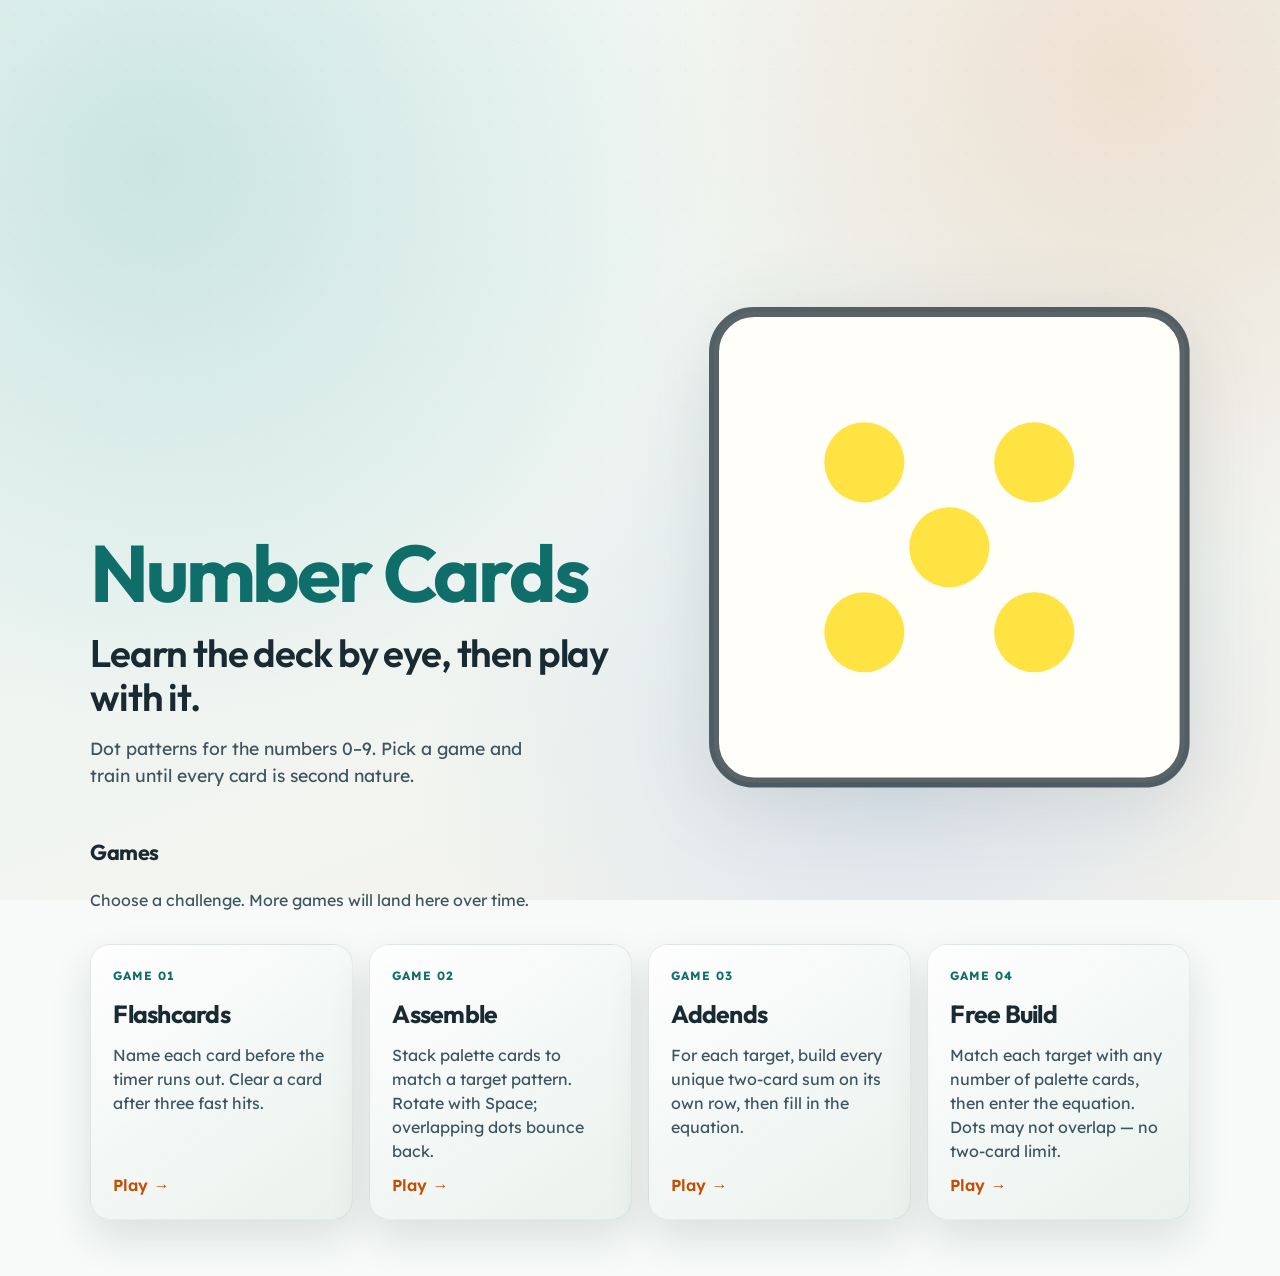
<file: web/index.html>
<!DOCTYPE html>
<html lang="en">
  <head>
    <meta charset="utf-8" />
    <meta name="viewport" content="width=device-width, initial-scale=1" />
    <title>Number Cards</title>
    <meta
      name="description"
      content="Practice the number-card deck with browser games and challenges."
    />
    <link rel="preconnect" href="https://fonts.googleapis.com" />
    <link rel="preconnect" href="https://fonts.gstatic.com" crossorigin />
    <link
      href="https://fonts.googleapis.com/css2?family=Lexend:wght@400;600;700&family=Outfit:wght@600;700&display=swap"
      rel="stylesheet"
    />
    <link rel="stylesheet" href="./css/style.css" />
  </head>
  <body>
    <main class="site-shell">
      <section class="hero" aria-label="Welcome">
        <div class="hero__copy">
          <p class="brand">Number Cards</p>
          <h2>Learn the deck by eye, then play with it.</h2>
          <p class="tagline">
            Dot patterns for the numbers 0–9. Pick a game and train until every
            card is second nature.
          </p>
        </div>
        <div class="hero__visual" aria-hidden="true" id="hero-card"></div>
      </section>

      <section class="menu" aria-labelledby="games-heading">
        <h2 class="menu__heading" id="games-heading">Games</h2>
        <p class="menu__hint">Choose a challenge. More games will land here over time.</p>
        <div class="game-grid">
          <a class="game-panel" href="./flashcards/">
            <p class="game-panel__eyebrow">Game 01</p>
            <h3 class="game-panel__title">Flashcards</h3>
            <p class="game-panel__blurb">
              Name each card before the timer runs out. Clear a card after three
              fast hits.
            </p>
            <span class="game-panel__cta">Play →</span>
          </a>
          <a class="game-panel" href="./assemble/">
            <p class="game-panel__eyebrow">Game 02</p>
            <h3 class="game-panel__title">Assemble</h3>
            <p class="game-panel__blurb">
              Stack palette cards to match a target pattern. Rotate with Space;
              overlapping dots bounce back.
            </p>
            <span class="game-panel__cta">Play →</span>
          </a>
          <a class="game-panel" href="./addends/">
            <p class="game-panel__eyebrow">Game 03</p>
            <h3 class="game-panel__title">Addends</h3>
            <p class="game-panel__blurb">
              For each target, build every unique two-card sum on its own row,
              then fill in the equation.
            </p>
            <span class="game-panel__cta">Play →</span>
          </a>
          <a class="game-panel" href="./free-build/">
            <p class="game-panel__eyebrow">Game 04</p>
            <h3 class="game-panel__title">Free Build</h3>
            <p class="game-panel__blurb">
              Match each target with any number of palette cards, then enter the
              equation. Dots may not overlap — no two-card limit.
            </p>
            <span class="game-panel__cta">Play →</span>
          </a>
        </div>
      </section>
    </main>
    <script type="module">
      import { renderCard } from "./js/cards.js";
      document
        .getElementById("hero-card")
        .appendChild(renderCard("5.1", { className: "hero-card" }));
    </script>
  </body>
</html>
</file>
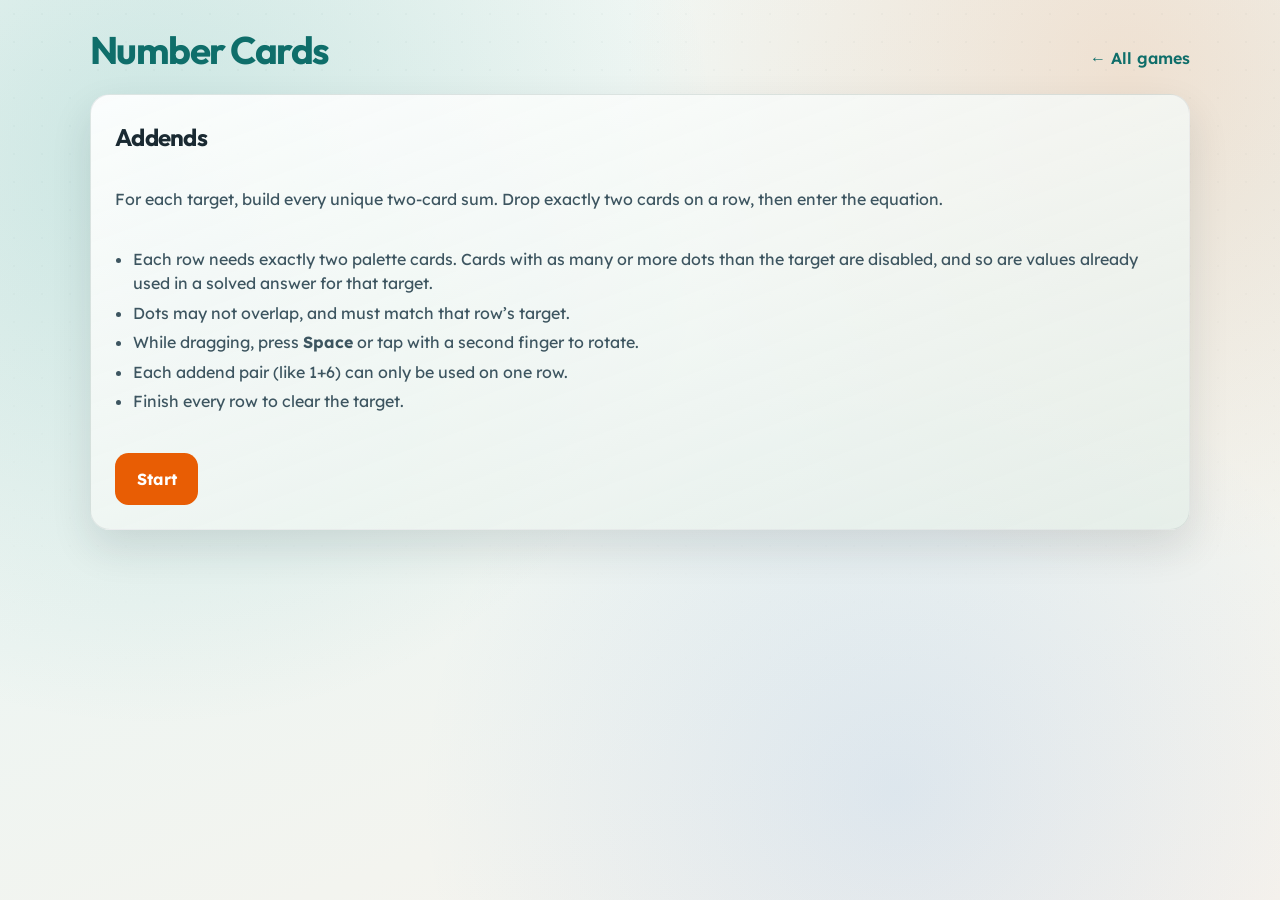
<file: web/addends/index.html>
<!DOCTYPE html>
<html lang="en">
  <head>
    <meta charset="utf-8" />
    <meta name="viewport" content="width=device-width, initial-scale=1" />
    <title>Addends · Number Cards</title>
    <meta
      name="description"
      content="Build every two-card addend pair for each target number card."
    />
    <link rel="preconnect" href="https://fonts.googleapis.com" />
    <link rel="preconnect" href="https://fonts.gstatic.com" crossorigin />
    <link
      href="https://fonts.googleapis.com/css2?family=Lexend:wght@400;600;700&family=Outfit:wght@600;700&display=swap"
      rel="stylesheet"
    />
    <link rel="stylesheet" href="../css/style.css" />
  </head>
  <body>
    <main class="site-shell">
      <header class="page-header">
        <p class="brand"><a href="../">Number Cards</a></p>
        <a class="back-link" href="../">← All games</a>
      </header>

      <section id="start-screen" class="screen panel">
        <h1>Addends</h1>
        <p>
          For each target, build every unique two-card sum. Drop exactly two
          cards on a row, then enter the equation.
        </p>
        <ul class="rules">
          <li>
            Each row needs exactly two palette cards. Cards with as many or
            more dots than the target are disabled, and so are values already
            used in a solved answer for that target.
          </li>
          <li>Dots may not overlap, and must match that row’s target.</li>
          <li>
            While dragging, press <strong>Space</strong> or tap with a second
            finger to rotate.
          </li>
          <li>Each addend pair (like 1+6) can only be used on one row.</li>
          <li>Finish every row to clear the target.</li>
        </ul>
        <div class="start-actions">
          <button type="button" class="btn" id="start-btn">Start</button>
        </div>
      </section>

      <section id="play-screen" class="screen" hidden>
        <div
          class="drag-coach"
          id="drag-coach"
          hidden
          role="dialog"
          aria-label="Drag two cards from the palette onto a build row"
        >
          <svg class="drag-coach__arrow" aria-hidden="true">
            <path
              class="drag-coach__path"
              id="drag-coach-path"
              fill="none"
              stroke="currentColor"
              stroke-width="10"
              stroke-linecap="round"
            />
            <path
              class="drag-coach__head"
              id="drag-coach-head"
              fill="none"
              stroke="currentColor"
              stroke-width="10"
              stroke-linecap="round"
              stroke-linejoin="round"
            />
          </svg>
        </div>

        <div class="assemble-layout addends-layout">
          <div class="assemble-side">
            <aside
              class="panel assemble-palette"
              aria-label="Palette cards 1 to 8"
            >
              <div class="palette-grid" id="palette"></div>
            </aside>
            <div class="space-hint" id="space-hint" hidden aria-hidden="true">
              <span class="space-hint__label">space / tap</span>
              <svg
                class="space-hint__icon"
                viewBox="0 0 24 24"
                aria-hidden="true"
              >
                <path
                  d="M21 12a9 9 0 1 1-9-9c2.52 0 4.93 1 6.74 2.74L21 8"
                  fill="none"
                  stroke="currentColor"
                  stroke-width="2"
                  stroke-linecap="round"
                  stroke-linejoin="round"
                />
                <path
                  d="M21 3v5h-5"
                  fill="none"
                  stroke="currentColor"
                  stroke-width="2"
                  stroke-linecap="round"
                  stroke-linejoin="round"
                />
              </svg>
            </div>
          </div>

          <div class="assemble-main">
            <div class="panel addends-board" id="addends-board">
              <p class="addends-prompt" id="addends-prompt" hidden></p>
              <div class="addends-rows" id="addends-rows"></div>
            </div>

            <section class="deck-tray" aria-label="Challenge deck progress">
              <div class="deck-row">
                <h2 class="assemble-label">To build</h2>
                <div
                  class="deck-grid"
                  id="pending-grid"
                  aria-label="Cards still to build"
                ></div>
              </div>
              <div class="deck-row">
                <h2 class="assemble-label">Completed</h2>
                <div
                  class="deck-grid"
                  id="completed-grid"
                  aria-label="Completed cards"
                ></div>
              </div>
            </section>
          </div>
        </div>
      </section>

      <section id="win-screen" class="screen panel" hidden>
        <h1>Deck cleared</h1>
        <p>You built every addend pair for every target.</p>
        <div class="win-actions">
          <button type="button" class="btn" id="again-btn">Play again</button>
        </div>
      </section>
    </main>
    <script type="module" src="../js/addends.js"></script>
  </body>
</html>
</file>
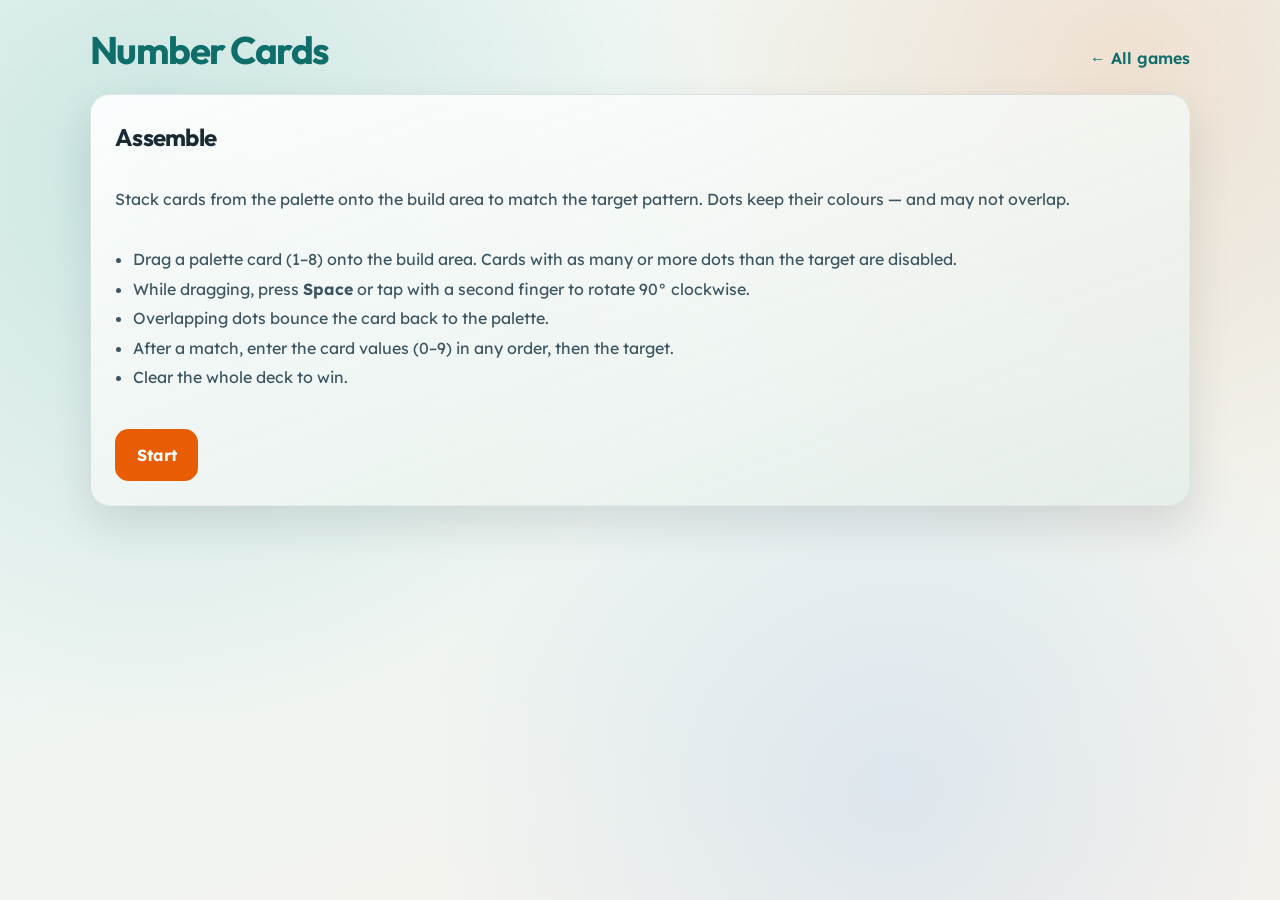
<file: web/assemble/index.html>
<!DOCTYPE html>
<html lang="en">
  <head>
    <meta charset="utf-8" />
    <meta name="viewport" content="width=device-width, initial-scale=1" />
    <title>Assemble · Number Cards</title>
    <meta
      name="description"
      content="Build target number cards by stacking palette cards without overlapping dots."
    />
    <link rel="preconnect" href="https://fonts.googleapis.com" />
    <link rel="preconnect" href="https://fonts.gstatic.com" crossorigin />
    <link
      href="https://fonts.googleapis.com/css2?family=Lexend:wght@400;600;700&family=Outfit:wght@600;700&display=swap"
      rel="stylesheet"
    />
    <link rel="stylesheet" href="../css/style.css" />
  </head>
  <body>
    <main class="site-shell">
      <header class="page-header">
        <p class="brand"><a href="../">Number Cards</a></p>
        <a class="back-link" href="../">← All games</a>
      </header>

      <section id="start-screen" class="screen panel">
        <h1>Assemble</h1>
        <p>
          Stack cards from the palette onto the build area to match the target
          pattern. Dots keep their colours — and may not overlap.
        </p>
        <ul class="rules">
          <li>
            Drag a palette card (1–8) onto the build area. Cards with as many
            or more dots than the target are disabled.
          </li>
          <li>
            While dragging, press <strong>Space</strong> or tap with a second
            finger to rotate 90° clockwise.
          </li>
          <li>Overlapping dots bounce the card back to the palette.</li>
          <li>
            After a match, enter the card values (0–9) in any order, then the
            target.
          </li>
          <li>Clear the whole deck to win.</li>
        </ul>
        <div class="start-actions">
          <button type="button" class="btn" id="start-btn">Start</button>
        </div>
      </section>

      <section id="play-screen" class="screen" hidden>
        <div
          class="drag-coach"
          id="drag-coach"
          hidden
          role="dialog"
          aria-label="Drag a card from the palette to the build area"
        >
          <svg class="drag-coach__arrow" aria-hidden="true">
            <path
              class="drag-coach__path"
              id="drag-coach-path"
              fill="none"
              stroke="currentColor"
              stroke-width="10"
              stroke-linecap="round"
            />
            <path
              class="drag-coach__head"
              id="drag-coach-head"
              fill="none"
              stroke="currentColor"
              stroke-width="10"
              stroke-linecap="round"
              stroke-linejoin="round"
            />
          </svg>
        </div>
        <div class="assemble-layout">
          <div class="assemble-side">
            <aside
              class="panel assemble-palette"
              aria-label="Palette cards 1 to 8"
            >
              <div class="palette-grid" id="palette"></div>
            </aside>

            <div class="space-hint" id="space-hint" hidden aria-hidden="true">
              <span class="space-hint__label">space / tap</span>
              <svg
                class="space-hint__icon"
                viewBox="0 0 24 24"
                aria-hidden="true"
              >
                <path
                  d="M21 12a9 9 0 1 1-9-9c2.52 0 4.93 1 6.74 2.74L21 8"
                  fill="none"
                  stroke="currentColor"
                  stroke-width="2"
                  stroke-linecap="round"
                  stroke-linejoin="round"
                />
                <path
                  d="M21 3v5h-5"
                  fill="none"
                  stroke="currentColor"
                  stroke-width="2"
                  stroke-linecap="round"
                  stroke-linejoin="round"
                />
              </svg>
            </div>
          </div>

          <div class="assemble-main">
            <div class="panel assemble-board">
              <div class="assemble-cards">
                <div class="assemble-slot">
                  <h2 class="assemble-label">Build</h2>
                  <div
                    class="card-slot"
                    id="build-slot"
                    data-drop="build"
                    aria-label="Build drop target"
                  >
                    <button
                      type="button"
                      class="build-clear"
                      id="clear-btn"
                      hidden
                      aria-label="Clear build"
                      title="Clear build"
                    >
                      <svg viewBox="0 0 24 24" aria-hidden="true">
                        <path
                          d="M4 7h16"
                          fill="none"
                          stroke="currentColor"
                          stroke-width="2"
                          stroke-linecap="round"
                        />
                        <path
                          d="M9 7V5a1 1 0 0 1 1-1h4a1 1 0 0 1 1 1v2"
                          fill="none"
                          stroke="currentColor"
                          stroke-width="2"
                          stroke-linecap="round"
                          stroke-linejoin="round"
                        />
                        <path
                          d="M7 7l1 12a1 1 0 0 0 1 1h6a1 1 0 0 0 1-1l1-12"
                          fill="none"
                          stroke="currentColor"
                          stroke-width="2"
                          stroke-linecap="round"
                          stroke-linejoin="round"
                        />
                        <path
                          d="M10 11v6M14 11v6"
                          fill="none"
                          stroke="currentColor"
                          stroke-width="2"
                          stroke-linecap="round"
                        />
                      </svg>
                    </button>
                    <div class="card-slot__mount" id="build-mount"></div>
                  </div>
                  <div
                    class="equation-build"
                    id="equation-build"
                    hidden
                    aria-label="Enter each build card value"
                  ></div>
                </div>
                <div class="assemble-slot">
                  <h2 class="assemble-label">Target</h2>
                  <div
                    class="card-slot card-slot--target"
                    aria-label="Target card"
                  >
                    <div class="card-slot__mount" id="target-mount"></div>
                  </div>
                  <div class="equation-target" id="equation-target" hidden>
                    <span class="equation-op" aria-hidden="true">=</span>
                    <input
                      class="equation-digit"
                      id="equation-target-input"
                      type="text"
                      inputmode="numeric"
                      maxlength="1"
                      pattern="[0-9]"
                      autocomplete="off"
                      aria-label="Target card value"
                    />
                  </div>
                </div>
              </div>
            </div>

            <section class="deck-tray" aria-label="Challenge deck progress">
              <div class="deck-row">
                <h2 class="assemble-label">To build</h2>
                <div
                  class="deck-grid"
                  id="pending-grid"
                  aria-label="Cards still to build"
                ></div>
              </div>
              <div class="deck-row">
                <h2 class="assemble-label">Completed</h2>
                <div
                  class="deck-grid"
                  id="completed-grid"
                  aria-label="Completed cards"
                ></div>
              </div>
            </section>
          </div>
        </div>
      </section>

      <section id="win-screen" class="screen panel" hidden>
        <h1>Deck cleared</h1>
        <p>You built every target pattern. Nice stacking.</p>
        <div class="win-actions">
          <button type="button" class="btn" id="again-btn">Play again</button>
        </div>
      </section>
    </main>
    <script type="module" src="../js/assemble.js"></script>
  </body>
</html>
</file>
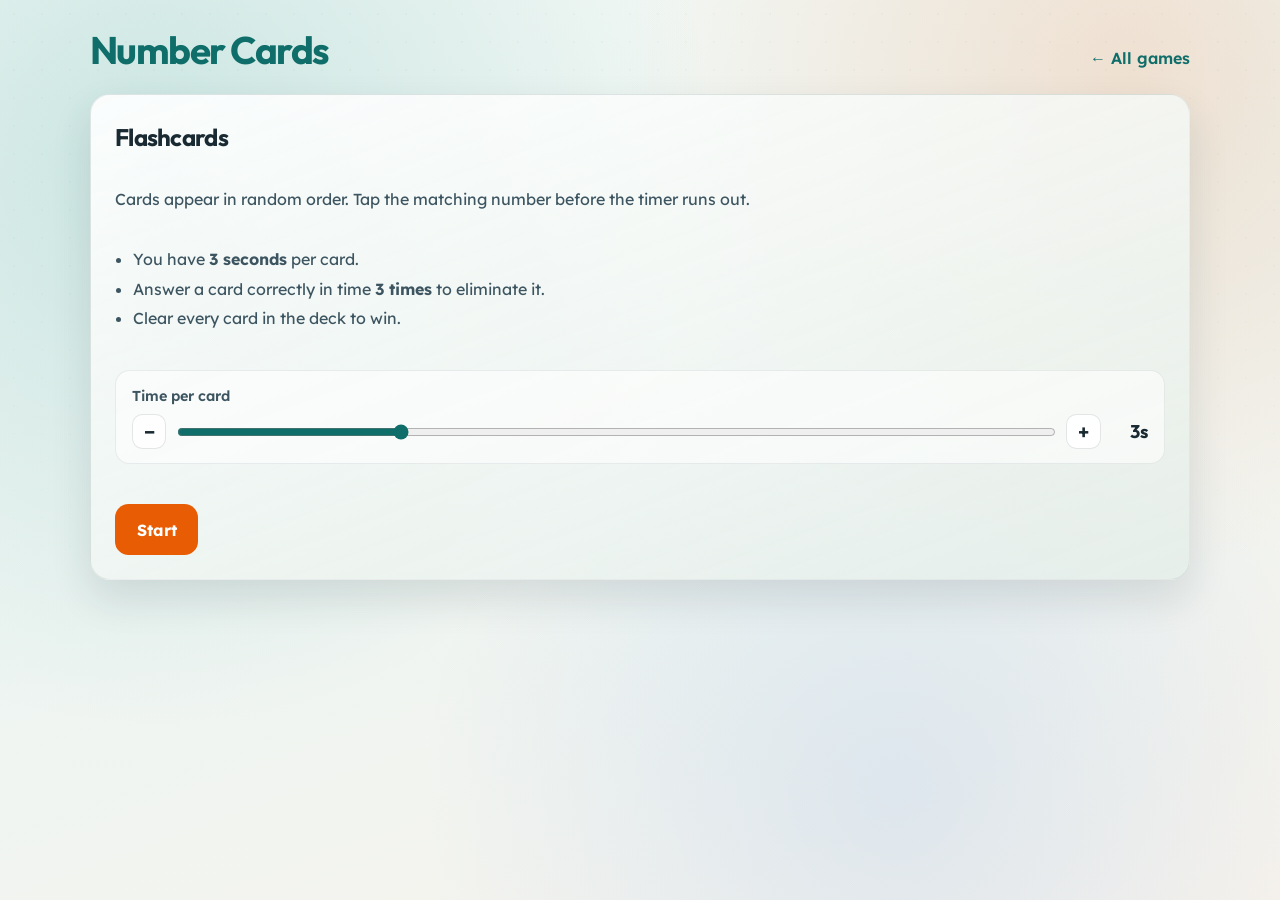
<file: web/flashcards/index.html>
<!DOCTYPE html>
<html lang="en">
  <head>
    <meta charset="utf-8" />
    <meta name="viewport" content="width=device-width, initial-scale=1" />
    <title>Flashcards · Number Cards</title>
    <meta
      name="description"
      content="Memorize number cards: answer 0–9 before the timer runs out to clear the deck."
    />
    <link rel="preconnect" href="https://fonts.googleapis.com" />
    <link rel="preconnect" href="https://fonts.gstatic.com" crossorigin />
    <link
      href="https://fonts.googleapis.com/css2?family=Lexend:wght@400;600;700&family=Outfit:wght@600;700&display=swap"
      rel="stylesheet"
    />
    <link rel="stylesheet" href="../css/style.css" />
  </head>
  <body>
    <main class="site-shell">
      <header class="page-header">
        <p class="brand"><a href="../">Number Cards</a></p>
        <a class="back-link" href="../">← All games</a>
      </header>

      <section id="start-screen" class="screen panel">
        <h1>Flashcards</h1>
        <p>
          Cards appear in random order. Tap the matching number before the timer
          runs out.
        </p>
        <ul class="rules">
          <li>
            You have
            <strong><span data-time-label>3</span> seconds</strong> per card.
          </li>
          <li>
            Answer a card correctly in time <strong>3 times</strong> to eliminate
            it.
          </li>
          <li>Clear every card in the deck to win.</li>
        </ul>
        <div class="time-control" data-time-control>
          <label class="time-control__label" for="time-limit">
            Time per card
          </label>
          <div class="time-control__row">
            <button
              type="button"
              class="time-control__btn"
              data-time-dec
              aria-label="Decrease time"
            >
              −
            </button>
            <input
              id="time-limit"
              class="time-control__input"
              type="range"
              min="1"
              max="9"
              step="1"
              value="3"
              aria-valuetext="3 seconds"
            />
            <button
              type="button"
              class="time-control__btn"
              data-time-inc
              aria-label="Increase time"
            >
              +
            </button>
            <span class="time-control__value"
              ><span data-time-label>3</span>s</span
            >
          </div>
        </div>
        <div class="start-actions">
          <button type="button" class="btn" id="start-btn">Start</button>
        </div>
      </section>

      <section id="play-screen" class="screen play-layout" hidden>
        <div class="panel stage" id="stage">
          <div class="card-mount" id="card-mount" aria-live="polite"></div>
          <div
            class="timer-track"
            id="timer-track"
            role="progressbar"
            aria-label="Time remaining"
            aria-valuemin="0"
            aria-valuemax="3"
          >
            <span class="timer-bar" id="timer-bar"></span>
          </div>
          <p class="feedback" id="feedback" aria-live="assertive"></p>
          <div
            class="answer-pad"
            id="answer-pad"
            role="group"
            aria-label="Number answers 0 through 9"
          ></div>
        </div>

        <aside class="panel hud" aria-label="Deck progress">
          <p class="hud__stat">
            Cards left<br />
            <strong id="remaining-count">17</strong>
          </p>
          <div class="time-control time-control--compact" data-time-control>
            <label class="time-control__label" for="time-limit-play">
              Time per card
            </label>
            <div class="time-control__row">
              <button
                type="button"
                class="time-control__btn"
                data-time-dec
                aria-label="Decrease time"
              >
                −
              </button>
              <input
                id="time-limit-play"
                class="time-control__input"
                type="range"
                min="1"
                max="9"
                step="1"
                value="3"
                aria-valuetext="3 seconds"
              />
              <button
                type="button"
                class="time-control__btn"
                data-time-inc
                aria-label="Increase time"
              >
                +
              </button>
              <span class="time-control__value"
                ><span data-time-label>3</span>s</span
              >
            </div>
          </div>
          <p class="hud__stat">Progress to clear (3 fast hits each)</p>
          <ul class="progress-list" id="progress-list"></ul>
        </aside>
      </section>

      <section id="win-screen" class="screen panel" hidden>
        <h1>Deck cleared</h1>
        <p>You named every card fast enough three times. Nice work.</p>
        <div class="win-actions">
          <button type="button" class="btn" id="again-btn">Play again</button>
        </div>
      </section>
    </main>
    <script type="module" src="../js/flashcards.js"></script>
  </body>
</html>
</file>
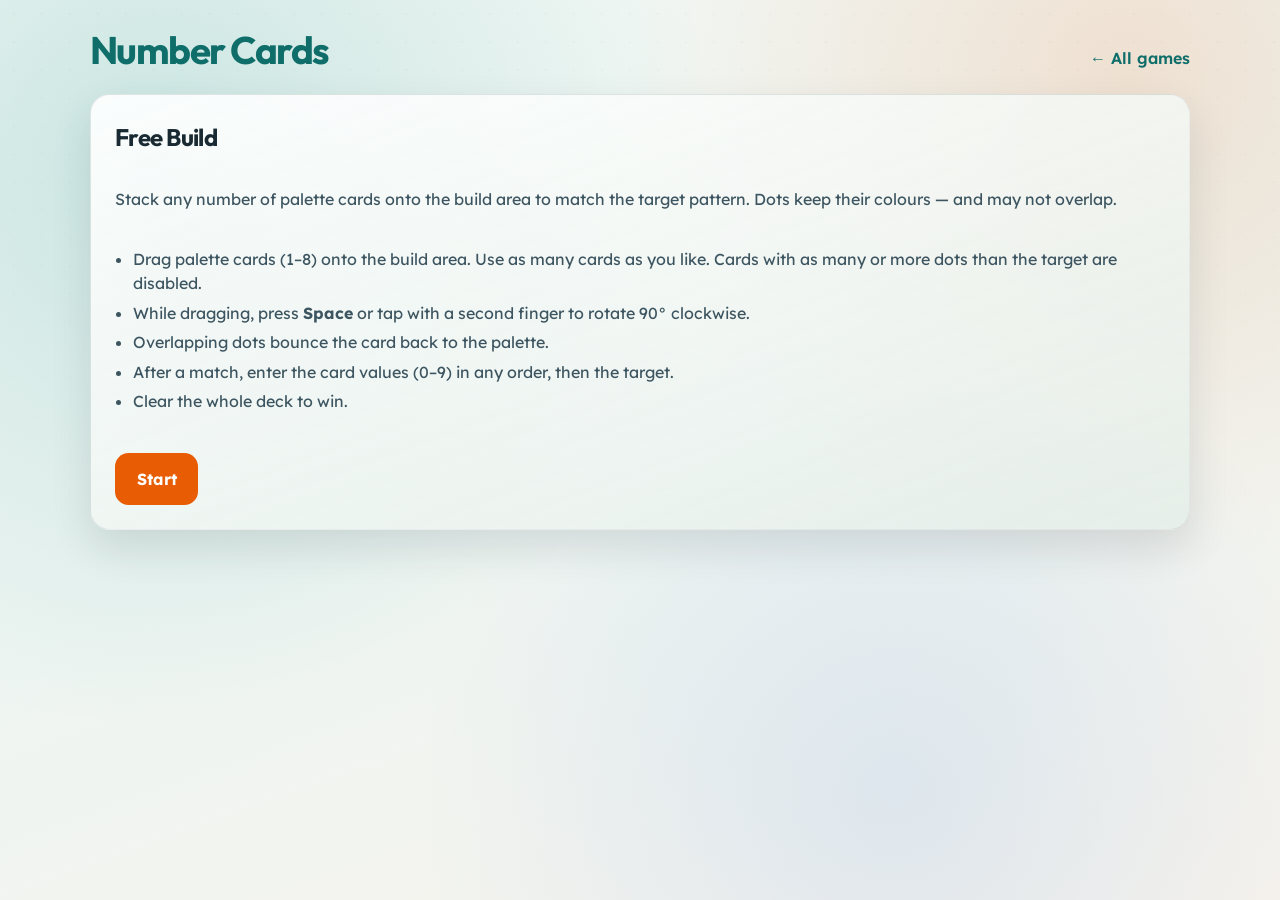
<file: web/free-build/index.html>
<!DOCTYPE html>
<html lang="en">
  <head>
    <meta charset="utf-8" />
    <meta name="viewport" content="width=device-width, initial-scale=1" />
    <title>Free Build · Number Cards</title>
    <meta
      name="description"
      content="Build target number cards with any number of palette cards, as long as dots do not overlap."
    />
    <link rel="preconnect" href="https://fonts.googleapis.com" />
    <link rel="preconnect" href="https://fonts.gstatic.com" crossorigin />
    <link
      href="https://fonts.googleapis.com/css2?family=Lexend:wght@400;600;700&family=Outfit:wght@600;700&display=swap"
      rel="stylesheet"
    />
    <link rel="stylesheet" href="../css/style.css" />
  </head>
  <body>
    <main class="site-shell">
      <header class="page-header">
        <p class="brand"><a href="../">Number Cards</a></p>
        <a class="back-link" href="../">← All games</a>
      </header>

      <section id="start-screen" class="screen panel">
        <h1>Free Build</h1>
        <p>
          Stack any number of palette cards onto the build area to match the
          target pattern. Dots keep their colours — and may not overlap.
        </p>
        <ul class="rules">
          <li>
            Drag palette cards (1–8) onto the build area. Use as many cards as
            you like. Cards with as many or more dots than the target are
            disabled.
          </li>
          <li>
            While dragging, press <strong>Space</strong> or tap with a second
            finger to rotate 90° clockwise.
          </li>
          <li>Overlapping dots bounce the card back to the palette.</li>
          <li>
            After a match, enter the card values (0–9) in any order, then the
            target.
          </li>
          <li>Clear the whole deck to win.</li>
        </ul>
        <div class="start-actions">
          <button type="button" class="btn" id="start-btn">Start</button>
        </div>
      </section>

      <section id="play-screen" class="screen" hidden>
        <div
          class="drag-coach"
          id="drag-coach"
          hidden
          role="dialog"
          aria-label="Drag a card from the palette to the build area"
        >
          <svg class="drag-coach__arrow" aria-hidden="true">
            <path
              class="drag-coach__path"
              id="drag-coach-path"
              fill="none"
              stroke="currentColor"
              stroke-width="10"
              stroke-linecap="round"
            />
            <path
              class="drag-coach__head"
              id="drag-coach-head"
              fill="none"
              stroke="currentColor"
              stroke-width="10"
              stroke-linecap="round"
              stroke-linejoin="round"
            />
          </svg>
        </div>
        <div class="assemble-layout">
          <div class="assemble-side">
            <aside
              class="panel assemble-palette"
              aria-label="Palette cards 1 to 8"
            >
              <div class="palette-grid" id="palette"></div>
            </aside>

            <div class="space-hint" id="space-hint" hidden aria-hidden="true">
              <span class="space-hint__label">space / tap</span>
              <svg
                class="space-hint__icon"
                viewBox="0 0 24 24"
                aria-hidden="true"
              >
                <path
                  d="M21 12a9 9 0 1 1-9-9c2.52 0 4.93 1 6.74 2.74L21 8"
                  fill="none"
                  stroke="currentColor"
                  stroke-width="2"
                  stroke-linecap="round"
                  stroke-linejoin="round"
                />
                <path
                  d="M21 3v5h-5"
                  fill="none"
                  stroke="currentColor"
                  stroke-width="2"
                  stroke-linecap="round"
                  stroke-linejoin="round"
                />
              </svg>
            </div>
          </div>

          <div class="assemble-main">
            <div class="panel assemble-board">
              <div class="assemble-cards">
                <div class="assemble-slot">
                  <h2 class="assemble-label">Build</h2>
                  <div
                    class="card-slot"
                    id="build-slot"
                    data-drop="build"
                    aria-label="Build drop target"
                  >
                    <button
                      type="button"
                      class="build-clear"
                      id="clear-btn"
                      hidden
                      aria-label="Clear build"
                      title="Clear build"
                    >
                      <svg viewBox="0 0 24 24" aria-hidden="true">
                        <path
                          d="M4 7h16"
                          fill="none"
                          stroke="currentColor"
                          stroke-width="2"
                          stroke-linecap="round"
                        />
                        <path
                          d="M9 7V5a1 1 0 0 1 1-1h4a1 1 0 0 1 1 1v2"
                          fill="none"
                          stroke="currentColor"
                          stroke-width="2"
                          stroke-linecap="round"
                          stroke-linejoin="round"
                        />
                        <path
                          d="M7 7l1 12a1 1 0 0 0 1 1h6a1 1 0 0 0 1-1l1-12"
                          fill="none"
                          stroke="currentColor"
                          stroke-width="2"
                          stroke-linecap="round"
                          stroke-linejoin="round"
                        />
                        <path
                          d="M10 11v6M14 11v6"
                          fill="none"
                          stroke="currentColor"
                          stroke-width="2"
                          stroke-linecap="round"
                        />
                      </svg>
                    </button>
                    <div class="card-slot__mount" id="build-mount"></div>
                  </div>
                  <div
                    class="equation-build"
                    id="equation-build"
                    hidden
                    aria-label="Enter each build card value"
                  ></div>
                </div>
                <div class="assemble-slot">
                  <h2 class="assemble-label">Target</h2>
                  <div
                    class="card-slot card-slot--target"
                    aria-label="Target card"
                  >
                    <div class="card-slot__mount" id="target-mount"></div>
                  </div>
                  <div class="equation-target" id="equation-target" hidden>
                    <span class="equation-op" aria-hidden="true">=</span>
                    <input
                      class="equation-digit"
                      id="equation-target-input"
                      type="text"
                      inputmode="numeric"
                      maxlength="1"
                      pattern="[0-9]"
                      autocomplete="off"
                      aria-label="Target card value"
                    />
                  </div>
                </div>
              </div>
            </div>

            <section class="deck-tray" aria-label="Challenge deck progress">
              <div class="deck-row">
                <h2 class="assemble-label">To build</h2>
                <div
                  class="deck-grid"
                  id="pending-grid"
                  aria-label="Cards still to build"
                ></div>
              </div>
              <div class="deck-row">
                <h2 class="assemble-label">Completed</h2>
                <div
                  class="deck-grid"
                  id="completed-grid"
                  aria-label="Completed cards"
                ></div>
              </div>
            </section>
          </div>
        </div>
      </section>

      <section id="win-screen" class="screen panel" hidden>
        <h1>Deck cleared</h1>
        <p>You built every target pattern. Nice stacking.</p>
        <div class="win-actions">
          <button type="button" class="btn" id="again-btn">Play again</button>
        </div>
      </section>
    </main>
    <script type="module" src="../js/freebuild.js"></script>
  </body>
</html>
</file>
<file: web/css/style.css>
:root {
  --ink: #1a2a32;
  --ink-soft: #3d5560;
  --paper: #f7faf8;
  --paper-deep: #e4eee8;
  --sea: #0f6e6a;
  --sea-bright: #14918b;
  --coral: #e85d04;
  --coral-deep: #c44d03;
  --mist: rgba(15, 110, 106, 0.12);
  --shadow: 0 18px 40px rgba(26, 42, 50, 0.12);
  --radius-panel: 1.25rem;
  --font-display: "Outfit", "Avenir Next", sans-serif;
  --font-body: "Lexend", "Segoe UI", sans-serif;
  --ease-out: cubic-bezier(0.22, 1, 0.36, 1);
}

*,
*::before,
*::after {
  box-sizing: border-box;
}

html {
  color: var(--ink);
  background: var(--paper);
  font-family: var(--font-body);
  line-height: 1.5;
}

body {
  margin: 0;
  min-height: 100vh;
  background:
    radial-gradient(circle at 12% 18%, rgba(20, 145, 139, 0.18), transparent 42%),
    radial-gradient(circle at 88% 8%, rgba(232, 93, 4, 0.14), transparent 36%),
    radial-gradient(circle at 70% 88%, rgba(16, 113, 229, 0.1), transparent 40%),
    linear-gradient(160deg, #f4f9f6 0%, #eef5f2 48%, #f8f3ec 100%);
  background-attachment: fixed;
}

body::before {
  content: "";
  position: fixed;
  inset: 0;
  pointer-events: none;
  opacity: 0.35;
  background-image: radial-gradient(circle, rgba(26, 42, 50, 0.14) 1.1px, transparent 1.2px);
  background-size: 28px 28px;
  mask-image: linear-gradient(180deg, rgba(0, 0, 0, 0.55), transparent 85%);
}

a {
  color: inherit;
}

.site-shell {
  position: relative;
  z-index: 1;
  width: min(1100px, calc(100% - 2rem));
  margin: 0 auto;
  padding: 2rem 0 3.5rem;
}

.brand {
  display: inline-block;
  margin: 0;
  font-family: var(--font-display);
  font-weight: 700;
  font-size: clamp(2.75rem, 8vw, 5rem);
  letter-spacing: -0.04em;
  line-height: 0.95;
  color: var(--sea);
}

.brand a {
  text-decoration: none;
}

.brand a:hover,
.brand a:focus-visible {
  color: var(--sea-bright);
}

.tagline {
  margin: 1rem 0 0;
  max-width: 28rem;
  color: var(--ink-soft);
  font-size: 1.1rem;
}

.hero {
  display: grid;
  gap: 2rem;
  align-items: end;
  padding: 1rem 0 2.5rem;
}

@media (min-width: 800px) {
  .hero {
    grid-template-columns: 1.1fr 0.9fr;
    min-height: calc(100vh - 6rem);
    padding-bottom: 3rem;
  }
}

.hero__copy h2 {
  margin: 1.25rem 0 0;
  font-family: var(--font-display);
  font-size: clamp(1.6rem, 3.5vw, 2.4rem);
  font-weight: 600;
  letter-spacing: -0.03em;
  line-height: 1.15;
}

.hero__visual {
  display: grid;
  place-items: center;
  animation: float-card 5s var(--ease-out) infinite alternate;
}

.hero-card {
  width: min(280px, 70vw);
  filter: drop-shadow(var(--shadow));
}

.menu {
  display: grid;
  gap: 1rem;
}

.menu__heading {
  margin: 0 0 0.25rem;
  font-family: var(--font-display);
  font-size: 1.35rem;
  letter-spacing: -0.02em;
}

.menu__hint {
  margin: 0 0 1rem;
  color: var(--ink-soft);
}

.game-grid {
  display: grid;
  gap: 1rem;
  grid-template-columns: repeat(auto-fit, minmax(240px, 1fr));
}

.game-panel {
  display: flex;
  flex-direction: column;
  gap: 0.65rem;
  min-height: 11rem;
  padding: 1.35rem 1.4rem;
  border: 1px solid rgba(26, 42, 50, 0.08);
  border-radius: var(--radius-panel);
  background:
    linear-gradient(145deg, rgba(255, 255, 255, 0.82), rgba(228, 238, 232, 0.72));
  text-decoration: none;
  box-shadow: var(--shadow);
  transition:
    transform 220ms var(--ease-out),
    border-color 220ms var(--ease-out),
    background 220ms var(--ease-out);
}

.game-panel:hover,
.game-panel:focus-visible {
  transform: translateY(-4px);
  border-color: rgba(15, 110, 106, 0.35);
  outline: none;
}

.game-panel[aria-disabled="true"] {
  opacity: 0.55;
  pointer-events: none;
  box-shadow: none;
}

.game-panel__eyebrow {
  margin: 0;
  color: var(--sea);
  font-size: 0.75rem;
  font-weight: 700;
  letter-spacing: 0.08em;
  text-transform: uppercase;
}

.game-panel__title {
  margin: 0;
  font-family: var(--font-display);
  font-size: 1.55rem;
  letter-spacing: -0.03em;
}

.game-panel__blurb {
  margin: 0;
  color: var(--ink-soft);
  flex: 1;
}

.game-panel__cta {
  color: var(--coral-deep);
  font-weight: 600;
}

.page-header {
  display: flex;
  flex-wrap: wrap;
  gap: 1rem;
  align-items: baseline;
  justify-content: space-between;
  margin-bottom: 1.5rem;
}

.page-header .brand {
  font-size: clamp(1.8rem, 4vw, 2.4rem);
}

.back-link {
  color: var(--sea);
  font-weight: 600;
  text-decoration: none;
}

.back-link:hover,
.back-link:focus-visible {
  text-decoration: underline;
}

.screen {
  display: grid;
  gap: 1.25rem;
}

.screen[hidden] {
  display: none !important;
}

.panel {
  padding: 1.5rem;
  border-radius: var(--radius-panel);
  background:
    linear-gradient(160deg, rgba(255, 255, 255, 0.9), rgba(228, 238, 232, 0.78));
  border: 1px solid rgba(26, 42, 50, 0.08);
  box-shadow: var(--shadow);
}

.panel h1,
.panel h2 {
  margin: 0;
  font-family: var(--font-display);
  letter-spacing: -0.03em;
}

.panel p {
  margin: 0.75rem 0 0;
  color: var(--ink-soft);
}

.btn {
  appearance: none;
  border: 0;
  border-radius: 0.85rem;
  padding: 0.85rem 1.35rem;
  background: var(--coral);
  color: #fff;
  font: inherit;
  font-weight: 700;
  cursor: pointer;
  transition:
    transform 180ms var(--ease-out),
    background 180ms var(--ease-out);
}

.btn:hover,
.btn:focus-visible {
  background: var(--coral-deep);
  transform: translateY(-2px);
  outline: none;
}

.btn:active {
  transform: translateY(0);
}

.start-actions,
.win-actions {
  margin-top: 1.25rem;
}

.time-control {
  margin-top: 1.25rem;
  padding: 0.9rem 1rem;
  border-radius: 0.9rem;
  background: rgba(255, 255, 255, 0.55);
  border: 1px solid rgba(26, 42, 50, 0.08);
}

.time-control--compact {
  margin-top: 0;
}

.time-control__label {
  display: block;
  margin-bottom: 0.45rem;
  color: var(--ink-soft);
  font-size: 0.9rem;
  font-weight: 600;
}

.time-control__row {
  display: flex;
  align-items: center;
  gap: 0.55rem;
}

.time-control__btn {
  appearance: none;
  flex: 0 0 auto;
  width: 2.15rem;
  height: 2.15rem;
  border: 1px solid rgba(26, 42, 50, 0.12);
  border-radius: 0.65rem;
  background: rgba(255, 255, 255, 0.9);
  color: var(--ink);
  font-family: var(--font-display);
  font-size: 1.25rem;
  font-weight: 700;
  line-height: 1;
  cursor: pointer;
}

.time-control__btn:hover:not(:disabled),
.time-control__btn:focus-visible:not(:disabled) {
  border-color: rgba(15, 110, 106, 0.45);
  outline: none;
}

.time-control__btn:disabled {
  opacity: 0.4;
  cursor: not-allowed;
}

.time-control__input {
  flex: 1 1 auto;
  accent-color: var(--sea);
  min-width: 0;
}

.time-control__value {
  flex: 0 0 auto;
  min-width: 2.4rem;
  font-family: var(--font-display);
  font-size: 1.15rem;
  font-weight: 700;
  text-align: right;
}

.play-layout {
  display: grid;
  gap: 1.25rem;
}

@media (min-width: 900px) {
  .play-layout {
    grid-template-columns: minmax(0, 1.4fr) minmax(240px, 0.8fr);
    align-items: start;
  }
}

.stage {
  display: grid;
  gap: 1rem;
  justify-items: center;
}

.card-mount {
  width: min(320px, 78vw);
  aspect-ratio: 1;
  display: grid;
  place-items: center;
}

.card-mount.is-deal .play-card {
  animation: deal-in 420ms var(--ease-out);
}

.card-mount.is-pop .play-card {
  animation: pop-hit 420ms var(--ease-out);
}

.card-mount.is-shake .play-card {
  animation: shake-miss 420ms var(--ease-out);
}

.play-card,
.hero-card {
  width: 100%;
  height: auto;
  overflow: visible;
}

.card-face {
  fill: #fffef8;
  stroke: rgba(26, 42, 50, 0.72);
  /* stroke-width is set on the SVG element to match the inset geometry */
  stroke-linejoin: round;
  shape-rendering: geometricPrecision;
}

.card-dot--hole {
  fill: #fffef8;
  stroke: none;
}

.card-dot--filled {
  stroke: none;
}

.timer-track {
  width: min(320px, 78vw);
  height: 0.55rem;
  border-radius: 999px;
  background: rgba(26, 42, 50, 0.1);
  overflow: hidden;
}

.timer-bar {
  display: block;
  width: 100%;
  height: 100%;
  transform-origin: left center;
  background: linear-gradient(90deg, var(--sea-bright), #5ec8c2);
  transition: background 160ms linear;
}

.timer-track[data-state="hit"] .timer-bar {
  background: #2f9e44;
}

.timer-track[data-state="miss"] .timer-bar {
  background: #c92a2a;
}

.feedback {
  min-height: 1.5rem;
  margin: 0;
  font-weight: 600;
  text-align: center;
}

.feedback[data-state="hit"] {
  color: #2b8a3e;
}

.feedback[data-state="miss"] {
  color: #c92a2a;
}

.answer-pad {
  display: grid;
  grid-template-columns: repeat(5, minmax(0, 1fr));
  gap: 0.55rem;
  width: min(420px, 100%);
}

.answer-btn {
  appearance: none;
  border: 1px solid rgba(26, 42, 50, 0.12);
  border-radius: 0.9rem;
  aspect-ratio: 1.15;
  background: rgba(255, 255, 255, 0.88);
  color: var(--ink);
  font-family: var(--font-display);
  font-size: 1.35rem;
  font-weight: 700;
  cursor: pointer;
  transition:
    transform 150ms var(--ease-out),
    background 150ms var(--ease-out),
    border-color 150ms var(--ease-out);
}

.answer-btn:hover,
.answer-btn:focus-visible {
  transform: translateY(-2px);
  border-color: rgba(15, 110, 106, 0.45);
  background: #fff;
  outline: none;
}

.answer-btn:active {
  transform: translateY(0);
}

.hud {
  display: grid;
  gap: 0.85rem;
}

.hud__stat {
  margin: 0;
  font-size: 0.95rem;
  color: var(--ink-soft);
}

.hud__stat strong {
  color: var(--ink);
  font-size: 1.35rem;
  font-family: var(--font-display);
}

.progress-list {
  list-style: none;
  margin: 0;
  padding: 0;
  display: grid;
  grid-template-columns: repeat(auto-fill, minmax(4.6rem, 1fr));
  gap: 0.45rem;
}

.progress-chip {
  display: grid;
  gap: 0.15rem;
  padding: 0.45rem 0.4rem;
  border-radius: 0.65rem;
  background: rgba(255, 255, 255, 0.7);
  border: 1px solid rgba(26, 42, 50, 0.08);
  text-align: center;
  font-size: 0.72rem;
}

.progress-chip[data-state="active"] {
  border-color: rgba(15, 110, 106, 0.55);
  box-shadow: inset 0 0 0 1px rgba(15, 110, 106, 0.2);
}

.progress-chip[data-state="eliminated"] {
  opacity: 0.38;
  text-decoration: line-through;
}

.progress-chip__name {
  font-weight: 700;
  font-family: var(--font-display);
}

.progress-chip__wins {
  letter-spacing: 0.05em;
  color: var(--sea);
}

.rules {
  margin: 1rem 0 0;
  padding-left: 1.1rem;
  color: var(--ink-soft);
}

.rules li + li {
  margin-top: 0.35rem;
}

.btn--quiet {
  background: transparent;
  color: var(--sea);
  border: 1px solid rgba(15, 110, 106, 0.35);
  box-shadow: none;
}

.btn--quiet:hover,
.btn--quiet:focus-visible {
  background: rgba(15, 110, 106, 0.08);
  color: var(--sea);
}

#play-screen {
  position: relative;
}

.drag-coach {
  position: absolute;
  inset: 0;
  z-index: 8;
  border-radius: var(--radius-panel);
  background: rgba(26, 42, 50, 0.28);
  color: #fffef8;
  opacity: 0;
  pointer-events: none;
  transition: opacity 280ms var(--ease-out);
}

.drag-coach.is-visible {
  opacity: 1;
  pointer-events: auto;
  cursor: pointer;
}

.drag-coach[hidden] {
  display: none !important;
}

.drag-coach__arrow {
  position: absolute;
  inset: 0;
  width: 100%;
  height: 100%;
  overflow: visible;
  filter: drop-shadow(0 8px 18px rgba(26, 42, 50, 0.35));
}

.drag-coach.is-visible .drag-coach__path,
.drag-coach.is-visible .drag-coach__head {
  animation: drag-coach-draw 1100ms var(--ease-out) infinite;
  transform-box: fill-box;
  transform-origin: center;
}

@keyframes drag-coach-draw {
  0%,
  100% {
    opacity: 0.88;
  }
  50% {
    opacity: 1;
  }
}

.assemble-layout {
  display: grid;
  gap: 1rem;
}

@media (min-width: 960px) {
  .assemble-layout {
    grid-template-columns: minmax(200px, 0.85fr) minmax(0, 1.6fr);
    align-items: start;
  }

  .assemble-layout > .assemble-main,
  .assemble-layout > .assemble-side {
    min-width: 0;
  }

  /* Keep the palette in view while the board/rows scroll. */
  .assemble-side {
    position: sticky;
    top: 1rem;
    align-self: start;
  }

  /* Scroll inside the rounded panel so square overflow corners never show. */
  .assemble-side .assemble-palette {
    max-height: calc(100vh - 2rem);
    overflow-x: hidden;
    overflow-y: auto;
    overscroll-behavior: contain;
  }
}

.assemble-side {
  display: grid;
  gap: 0.75rem;
  align-content: start;
}

.assemble-palette {
  overflow: hidden;
}

.assemble-label {
  margin: 0;
  font-family: var(--font-display);
  font-size: 1.05rem;
  letter-spacing: -0.02em;
}

.palette-grid {
  display: grid;
  grid-template-columns: repeat(auto-fill, minmax(5.5rem, 1fr));
  gap: 0.55rem;
}

.palette-card {
  appearance: none;
  display: grid;
  justify-items: center;
  padding: 0.2rem;
  border: 0;
  border-radius: 0.85rem;
  background: transparent;
  cursor: grab;
  touch-action: none;
}

.palette-card:hover:not(:disabled),
.palette-card:focus-visible:not(:disabled) {
  outline: none;
}

.palette-card:hover:not(:disabled) .card-face,
.palette-card:focus-visible:not(:disabled) .card-face {
  stroke: rgba(15, 110, 106, 0.85);
}

.palette-card:disabled,
.palette-card.is-used {
  opacity: 0.35;
  cursor: default;
}

.palette-card.is-dragging {
  opacity: 0.25;
}

.palette-card__svg {
  width: 100%;
  height: auto;
  overflow: visible;
  pointer-events: none;
}

.assemble-main {
  display: grid;
  gap: 0.75rem;
  align-content: start;
}

.addends-board {
  display: grid;
  gap: 1rem;
}

.addends-prompt {
  margin: 0;
  font-family: var(--font-display);
  font-size: 1.15rem;
  font-weight: 700;
  letter-spacing: -0.02em;
  color: var(--ink);
}

.addends-prompt[hidden] {
  display: none !important;
}

.addends-rows {
  display: grid;
  gap: 1.15rem;
}

.addends-row {
  display: grid;
  gap: 1rem;
  grid-template-columns: repeat(auto-fit, minmax(220px, 1fr));
  align-items: start;
  padding: 0.85rem;
  border-radius: 1rem;
  border: 1px solid rgba(26, 42, 50, 0.08);
  background: rgba(255, 255, 255, 0.4);
}

.addends-row.is-solved {
  opacity: 0.72;
}

.addends-row.is-verifying {
  border-color: rgba(15, 110, 106, 0.28);
}

.addends-row .card-slot {
  width: min(220px, 100%);
}

.assemble-board {
  display: grid;
  gap: 1rem;
}

.assemble-cards {
  display: grid;
  gap: 1rem;
  grid-template-columns: repeat(auto-fit, minmax(220px, 1fr));
  align-items: start;
}

.assemble-slot {
  display: grid;
  gap: 0.55rem;
  justify-items: center;
}

.equation-build,
.equation-target {
  display: flex;
  flex-wrap: wrap;
  align-items: center;
  justify-content: center;
  gap: 0.45rem;
  min-height: 2.75rem;
}

.equation-build[hidden],
.equation-target[hidden] {
  display: none !important;
}

.equation-op {
  font-family: var(--font-display);
  font-size: 1.35rem;
  font-weight: 700;
  color: var(--ink-soft);
  line-height: 1;
}

.equation-digit {
  appearance: none;
  width: 2.5rem;
  height: 2.5rem;
  border: 1.5px solid rgba(26, 42, 50, 0.22);
  border-radius: 0.65rem;
  background: rgba(255, 255, 255, 0.95);
  color: var(--ink);
  font-family: var(--font-display);
  font-size: 1.25rem;
  font-weight: 700;
  text-align: center;
  line-height: 1;
}

.equation-digit:focus {
  outline: none;
  border-color: rgba(15, 110, 106, 0.65);
  box-shadow: 0 0 0 3px rgba(20, 145, 139, 0.18);
}

.equation-digit.is-correct {
  border-color: rgba(47, 158, 68, 0.7);
  background: rgba(47, 158, 68, 0.1);
}

.equation-digit.is-wrong {
  border-color: rgba(201, 42, 42, 0.65);
  background: rgba(201, 42, 42, 0.08);
}

.card-slot.is-equation-success {
  border-color: rgba(47, 158, 68, 0.75);
  background: rgba(47, 158, 68, 0.14);
  animation: equation-success-pulse 900ms var(--ease-out) infinite;
}

.assemble-board.is-equation-success .equation-digit {
  border-color: rgba(47, 158, 68, 0.75);
  background: rgba(47, 158, 68, 0.14);
  box-shadow: 0 0 0 3px rgba(47, 158, 68, 0.16);
}

.assemble-board.is-equation-success .equation-op {
  color: #2b8a3e;
}

@keyframes equation-success-pulse {
  0%,
  100% {
    transform: scale(1);
    box-shadow: 0 0 0 0 rgba(47, 158, 68, 0);
  }
  50% {
    transform: scale(1.02);
    box-shadow: 0 0 0 8px rgba(47, 158, 68, 0.12);
  }
}

.space-hint {
  display: flex;
  align-items: center;
  justify-content: center;
  gap: 0.65rem;
  width: 100%;
  height: 2.65rem;
  padding: 0 1.1rem;
  border-radius: 0.85rem;
  border: 1.5px solid rgba(26, 42, 50, 0.22);
  background:
    linear-gradient(180deg, rgba(255, 255, 255, 0.95), rgba(228, 238, 232, 0.88));
  box-shadow:
    0 1px 0 rgba(255, 255, 255, 0.8) inset,
    0 4px 10px rgba(26, 42, 50, 0.08);
  color: var(--ink-soft);
  font-family: var(--font-display);
  font-size: 0.95rem;
  font-weight: 700;
  letter-spacing: 0.04em;
  text-transform: lowercase;
  animation: space-hint-in 220ms var(--ease-out);
}

.space-hint[hidden] {
  display: none !important;
}

.deck-tray {
  display: grid;
  gap: 0.85rem;
  padding: 0.85rem 1rem;
  border-radius: var(--radius-panel);
  border: 1px solid rgba(26, 42, 50, 0.08);
  background: rgba(255, 255, 255, 0.55);
}

.deck-row {
  display: grid;
  gap: 0.45rem;
  min-height: 4.75rem;
}

.deck-grid {
  display: grid;
  grid-template-columns: repeat(auto-fill, minmax(4.5rem, 1fr));
  gap: 0.5rem;
  align-items: start;
}

.deck-grid:empty::after {
  content: "None yet";
  color: var(--ink-soft);
  font-size: 0.85rem;
}

.deck-card {
  display: grid;
  place-items: center;
  animation: space-hint-in 280ms var(--ease-out);
}

.deck-card--done {
  opacity: 0.92;
}

.deck-card__svg {
  width: 100%;
  height: auto;
  overflow: visible;
  display: block;
}

.deck-group {
  /* Occupy two deck-grid tracks so each grouped card stays full size. */
  grid-column: span 2;
  display: grid;
  grid-template-columns: 1fr 1fr;
  gap: 0.5rem;
  align-items: center;
  padding: 0.35rem;
  border-radius: 0.75rem;
  border: 1px solid rgba(15, 110, 106, 0.22);
  background: rgba(20, 145, 139, 0.06);
}

.deck-group--single {
  grid-column: span 1;
  grid-template-columns: 1fr;
  border-color: transparent;
  background: transparent;
  padding: 0;
}

.deck-group > .deck-card {
  width: 100%;
  min-width: 0;
}

.space-hint__label {
  line-height: 1;
}

.space-hint__icon {
  width: 1.25rem;
  height: 1.25rem;
  flex: 0 0 auto;
  color: var(--sea);
}

@keyframes space-hint-in {
  from {
    opacity: 0;
    transform: translateY(6px);
  }
  to {
    opacity: 1;
    transform: translateY(0);
  }
}

.card-slot {
  position: relative;
  width: min(280px, 100%);
  aspect-ratio: 1;
  display: grid;
  place-items: center;
  padding: 0.65rem;
  border-radius: 1.1rem;
  border: 2px dashed rgba(26, 42, 50, 0.18);
  background: rgba(255, 255, 255, 0.45);
  transition:
    border-color 160ms var(--ease-out),
    background 160ms var(--ease-out),
    transform 160ms var(--ease-out);
}

.build-clear {
  appearance: none;
  position: absolute;
  top: 0.45rem;
  right: 0.45rem;
  z-index: 2;
  display: grid;
  place-items: center;
  width: 2rem;
  height: 2rem;
  padding: 0;
  border: 1px solid rgba(26, 42, 50, 0.14);
  border-radius: 0.55rem;
  background: rgba(255, 255, 255, 0.92);
  color: var(--ink-soft);
  cursor: pointer;
  box-shadow: 0 2px 8px rgba(26, 42, 50, 0.1);
}

.build-clear[hidden] {
  display: none !important;
}

.build-clear svg {
  width: 1.05rem;
  height: 1.05rem;
  display: block;
}

.build-clear:hover,
.build-clear:focus-visible {
  color: #c92a2a;
  border-color: rgba(201, 42, 42, 0.35);
  outline: none;
}

.card-slot--target {
  border-style: solid;
  border-color: rgba(15, 110, 106, 0.28);
  background: rgba(255, 255, 255, 0.72);
}

.card-slot.is-hot {
  border-color: rgba(15, 110, 106, 0.65);
  background: rgba(20, 145, 139, 0.12);
}

.card-slot.is-reject {
  border-color: rgba(201, 42, 42, 0.65);
  animation: shake-miss 420ms var(--ease-out);
}

.card-slot__mount {
  width: 100%;
  height: auto;
}

.card-slot__mount .play-card {
  width: 100%;
  height: auto;
  display: block;
}

.drag-ghost {
  position: fixed;
  top: 0;
  left: 0;
  z-index: 40;
  /* Width is set in JS to match the build-slot card. */
  pointer-events: none;
  will-change: transform;
}

.drag-ghost.is-returning {
  transition: transform 280ms var(--ease-out);
}

.drag-ghost__card {
  width: 100%;
  height: auto;
  display: block;
  filter: drop-shadow(0 12px 24px rgba(26, 42, 50, 0.22));
  transform-origin: center center;
  transition: transform 160ms var(--ease-out);
}

/* See through the face so dots already on the build stay visible. */
.drag-ghost__card .card-face {
  fill: rgba(255, 254, 248, 0.32);
}

/* No cutout holes while dragging — only filled dots + outline. */
.drag-ghost__card .card-dot--hole {
  fill: none;
  stroke: none;
}

@keyframes float-card {
  from {
    transform: translateY(0) rotate(-2deg);
  }
  to {
    transform: translateY(-12px) rotate(2deg);
  }
}

@keyframes deal-in {
  from {
    opacity: 0;
    transform: translateY(18px) scale(0.94);
  }
  to {
    opacity: 1;
    transform: translateY(0) scale(1);
  }
}

@keyframes pop-hit {
  0% {
    transform: scale(1);
  }
  40% {
    transform: scale(1.06);
  }
  100% {
    transform: scale(1);
  }
}

@keyframes shake-miss {
  0%,
  100% {
    transform: translateX(0);
  }
  25% {
    transform: translateX(-8px);
  }
  75% {
    transform: translateX(8px);
  }
}

@media (prefers-reduced-motion: reduce) {
  *,
  *::before,
  *::after {
    animation: none !important;
    transition: none !important;
  }
}
</file>
